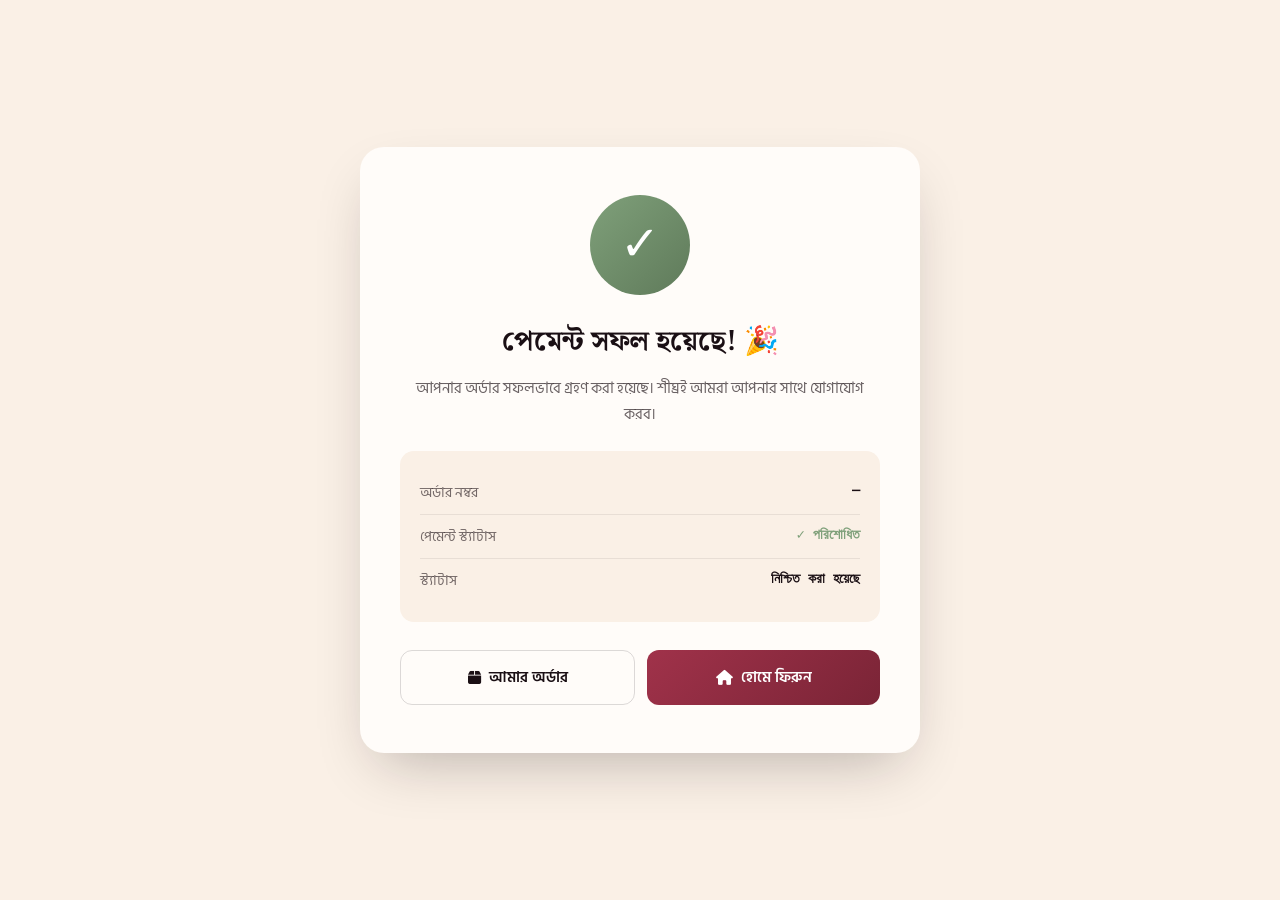
<file: frontend/checkout_success.html>
<!-- frontend/checkout_success.html -->

<!DOCTYPE html>
<html lang="bn">
<head>
    <meta charset="UTF-8">
    <meta name="viewport" content="width=device-width, initial-scale=1.0">
    <title>পেমেন্ট সফল — সুবাস বেকারি</title>
    <link href="https://fonts.googleapis.com/css2?family=Noto+Serif+Bengali:wght@600;700&family=Hind+Siliguri:wght@400;500;600&family=JetBrains+Mono:wght@400;600&display=swap" rel="stylesheet">
    <link rel="stylesheet" href="https://cdnjs.cloudflare.com/ajax/libs/font-awesome/6.5.0/css/all.min.css">
    <style>
        * { margin: 0; padding: 0; box-sizing: border-box; }
        body {
            font-family: 'Hind Siliguri', sans-serif;
            background: #faf0e6;
            min-height: 100vh;
            display: flex;
            align-items: center;
            justify-content: center;
            padding: 20px;
        }
        .success-card {
            background: #fffcf9;
            border-radius: 24px;
            padding: 48px 40px;
            max-width: 560px;
            width: 100%;
            text-align: center;
            box-shadow: 0 24px 60px -20px rgba(26,15,20,0.3);
        }
        .success-icon {
            width: 100px;
            height: 100px;
            border-radius: 50%;
            background: linear-gradient(135deg, #7fa07a, #5f7a5a);
            display: flex;
            align-items: center;
            justify-content: center;
            margin: 0 auto 24px;
            font-size: 48px;
            color: #fff;
            animation: pop 0.5s ease;
        }
        @keyframes pop {
            0% { transform: scale(0); }
            50% { transform: scale(1.1); }
            100% { transform: scale(1); }
        }
        h1 {
            font-family: 'Noto Serif Bengali', serif;
            font-size: 28px;
            color: #1a0f14;
            margin-bottom: 12px;
        }
        p {
            color: rgba(26,15,20,0.65);
            font-size: 15px;
            margin-bottom: 24px;
            line-height: 1.7;
        }
        .order-details {
            background: #faf0e6;
            border-radius: 14px;
            padding: 20px;
            margin: 24px 0;
            text-align: left;
        }
        .detail-row {
            display: flex;
            justify-content: space-between;
            padding: 10px 0;
            font-size: 14px;
            border-bottom: 1px solid rgba(26,15,20,0.08);
        }
        .detail-row:last-child { border-bottom: none; }
        .detail-row span:first-child { color: rgba(26,15,20,0.6); }
        .detail-row span:last-child {
            font-weight: 600;
            font-family: 'JetBrains Mono', monospace;
            color: #1a0f14;
        }
        .btn-group {
            display: flex;
            gap: 12px;
            margin-top: 28px;
        }
        .btn {
            flex: 1;
            padding: 14px 24px;
            border-radius: 12px;
            font-size: 15px;
            font-weight: 600;
            font-family: inherit;
            text-decoration: none;
            display: flex;
            align-items: center;
            justify-content: center;
            gap: 8px;
            transition: all 0.2s;
            cursor: pointer;
            border: none;
        }
        .btn-primary {
            background: linear-gradient(135deg, #a0324a, #7a2436);
            color: #fff;
        }
        .btn-primary:hover {
            transform: translateY(-2px);
            box-shadow: 0 12px 28px rgba(160,50,74,0.35);
        }
        .btn-outline {
            background: transparent;
            color: #1a0f14;
            border: 1.5px solid rgba(26,15,20,0.15);
        }
        .btn-outline:hover {
            background: #faf0e6;
        }
        @media (max-width: 480px) {
            .success-card { padding: 32px 24px; }
            .btn-group { flex-direction: column; }
        }
    </style>
</head>
<body>

    <div class="success-card">
        <div class="success-icon">✓</div>
        <h1>পেমেন্ট সফল হয়েছে! 🎉</h1>
        <p>আপনার অর্ডার সফলভাবে গ্রহণ করা হয়েছে। শীঘ্রই আমরা আপনার সাথে যোগাযোগ করব।</p>

        <div class="order-details">
            <div class="detail-row">
                <span>অর্ডার নম্বর</span>
                <span id="orderNumber">—</span>
            </div>
            <div class="detail-row">
                <span>পেমেন্ট স্ট্যাটাস</span>
                <span style="color:#7fa07a;">✓ পরিশোধিত</span>
            </div>
            <div class="detail-row">
                <span>স্ট্যাটাস</span>
                <span>নিশ্চিত করা হয়েছে</span>
            </div>
        </div>

        <div class="btn-group">
            <a href="/orders/" class="btn btn-outline">
                <i class="fas fa-box"></i> আমার অর্ডার
            </a>
            <a href="/home/" class="btn btn-primary">
                <i class="fas fa-home"></i> হোমে ফিরুন
            </a>
        </div>
    </div>

    <script>
        // ✅ URL থেকে order number নিন
        const params = new URLSearchParams(window.location.search);
        const orderNumber = params.get('order');
        if (orderNumber) {
            document.getElementById('orderNumber').textContent = orderNumber;
        }
    </script>

</body>
</html>
</file>
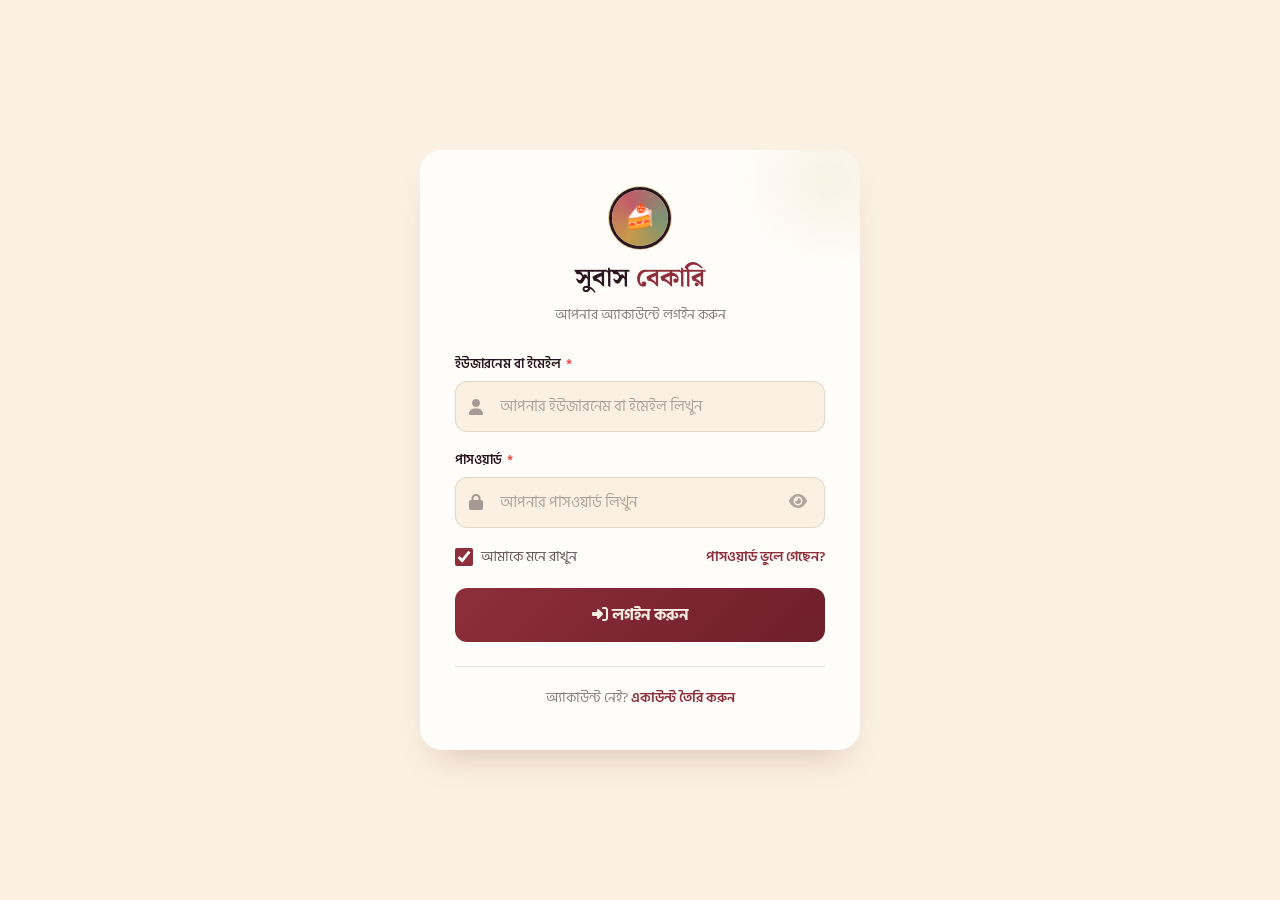
<file: frontend/login.html>
<!-- templates/auth/login.html -->

<!DOCTYPE html>
<html lang="bn">
<head>
    <meta charset="UTF-8">
    <meta name="viewport" content="width=device-width, initial-scale=1.0">
    <title>লগইন — সুবাস বেকারি</title>
    <link rel="preconnect" href="https://fonts.googleapis.com">
    <link rel="preconnect" href="https://fonts.gstatic.com" crossorigin>
    <link href="https://fonts.googleapis.com/css2?family=Noto+Serif+Bengali:wght@500;600;700&family=Hind+Siliguri:wght@400;500;600;700&family=JetBrains+Mono:wght@400;500;600&display=swap" rel="stylesheet">
    <link rel="stylesheet" href="https://cdnjs.cloudflare.com/ajax/libs/font-awesome/6.5.0/css/all.min.css">
    <style>
        /* ============================================
           RESET & BASE
        ============================================ */
        :root {
            --bg-dark: #2A1620;
            --bg-dark-2: #3B1E2A;
            --bg-cream: #FAF1E2;
            --surface: #FFFDF9;
            --berry: #8E2E3B;
            --berry-deep: #6E1F2A;
            --berry-light: #C15C68;
            --gold: #C79A4B;
            --gold-deep: #A9812F;
            --gold-soft: #EAD3A0;
            --pistachio: #7C9473;
            --text-dark: #2A1620;
            --text-light: #F8EEDF;
            --line: rgba(42, 22, 32, 0.12);
            --line-light: rgba(248, 238, 223, 0.16);
            --shadow: 0 18px 40px -20px rgba(42, 22, 32, 0.35);
            --shadow-warm: 0 20px 36px -18px rgba(142, 46, 59, 0.28);
            --radius-card: 22px;
            --transition: all 0.3s cubic-bezier(0.4, 0, 0.2, 1);
        }

        * {
            margin: 0;
            padding: 0;
            box-sizing: border-box;
        }

        body {
            font-family: 'Hind Siliguri', 'Noto Sans Bengali', sans-serif;
            background: var(--bg-cream);
            color: var(--text-dark);
            min-height: 100vh;
            display: flex;
            justify-content: center;
            align-items: center;
            padding: 20px;
            line-height: 1.6;
        }

        h1, h2, h3 {
            font-family: 'Noto Serif Bengali', serif;
            font-weight: 600;
            margin: 0;
        }

        a {
            color: inherit;
            text-decoration: none;
        }

        button {
            font-family: inherit;
            cursor: pointer;
            border: none;
            background: none;
        }

        /* ============================================
           AUTH CONTAINER
        ============================================ */
        .auth-container {
            max-width: 440px;
            width: 100%;
            background: var(--surface);
            border-radius: var(--radius-card);
            padding: 40px 35px;
            box-shadow: var(--shadow-warm);
            position: relative;
            overflow: hidden;
        }

        .auth-container::before {
            content: "";
            position: absolute;
            top: -60px;
            right: -60px;
            width: 180px;
            height: 180px;
            border-radius: 50%;
            background: radial-gradient(circle, rgba(199, 154, 75, 0.12), transparent 70%);
            pointer-events: none;
        }

        .auth-container .scallop-top {
            position: relative;
        }
        .auth-container .scallop-top::before {
            content: "";
            position: absolute;
            top: -11px;
            left: 0;
            right: 0;
            height: 22px;
            background: radial-gradient(circle at 11px 11px, transparent 10.5px, var(--surface) 11px);
            background-size: 22px 22px;
            background-repeat: repeat-x;
        }

        /* ============================================
           LOGO
        ============================================ */
        .auth-logo {
            text-align: center;
            margin-bottom: 28px;
        }

        .auth-logo .brand-mark {
            width: 56px;
            height: 56px;
            border-radius: 50%;
            background: conic-gradient(from 210deg, var(--gold), var(--berry-light), var(--pistachio), var(--gold));
            display: inline-flex;
            align-items: center;
            justify-content: center;
            box-shadow: 0 0 0 3px var(--bg-dark), 0 0 0 4px var(--gold-soft);
            font-size: 24px;
            margin-bottom: 12px;
        }

        .auth-logo h1 {
            font-size: 26px;
            font-weight: 700;
            color: var(--bg-dark);
        }

        .auth-logo h1 span {
            color: var(--berry);
        }

        .auth-logo p {
            color: rgba(42, 22, 32, 0.55);
            font-size: 14px;
            margin-top: 4px;
        }

        /* ============================================
           ALERT
        ============================================ */
        .alert {
            padding: 12px 16px;
            border-radius: 12px;
            font-size: 14px;
            font-weight: 500;
            margin-bottom: 18px;
            display: none;
        }

        .alert.error {
            background: #fef2f2;
            color: #dc2626;
            border: 1px solid #fecaca;
            display: block;
        }

        .alert.success {
            background: #f0fdf4;
            color: #16a34a;
            border: 1px solid #bbf7d0;
            display: block;
        }

        .alert.info {
            background: #eff6ff;
            color: #2563eb;
            border: 1px solid #bfdbfe;
            display: block;
        }

        /* ============================================
           FORM
        ============================================ */
        .form-group {
            margin-bottom: 18px;
        }

        .form-group label {
            display: block;
            font-size: 13px;
            font-weight: 600;
            color: var(--text-dark);
            margin-bottom: 6px;
        }

        .form-group label .required {
            color: #ef4444;
            margin-left: 2px;
        }

        .form-group .input-wrapper {
            position: relative;
        }

        .form-group .input-wrapper .input-icon {
            position: absolute;
            left: 14px;
            top: 50%;
            transform: translateY(-50%);
            color: rgba(42, 22, 32, 0.4);
            font-size: 16px;
            transition: var(--transition);
        }

        .form-group .input-wrapper input {
            width: 100%;
            padding: 12px 16px 12px 44px;
            border: 1.5px solid var(--line);
            border-radius: 12px;
            font-size: 15px;
            font-family: inherit;
            color: var(--text-dark);
            background: var(--bg-cream);
            transition: var(--transition);
            outline: none;
        }

        .form-group .input-wrapper input:focus {
            border-color: var(--berry);
            background: var(--surface);
            box-shadow: 0 0 0 4px rgba(142, 46, 59, 0.08);
        }

        .form-group .input-wrapper input:focus+.input-icon {
            color: var(--berry);
        }

        .form-group .input-wrapper input::placeholder {
            color: rgba(42, 22, 32, 0.35);
        }

        .form-group .input-wrapper .toggle-password {
            position: absolute;
            right: 14px;
            top: 50%;
            transform: translateY(-50%);
            background: none;
            border: none;
            color: rgba(42, 22, 32, 0.35);
            cursor: pointer;
            font-size: 16px;
            padding: 4px;
            transition: var(--transition);
        }

        .form-group .input-wrapper .toggle-password:hover {
            color: var(--text-dark);
        }

        .form-group .error-text {
            display: none;
            color: #dc2626;
            font-size: 13px;
            font-weight: 500;
            margin-top: 6px;
            padding-left: 4px;
        }

        .form-group .error-text.show {
            display: block;
        }

        .form-group input.is-invalid {
            border-color: #dc2626 !important;
            background: #fef2f2 !important;
            box-shadow: 0 0 0 4px rgba(220, 38, 38, 0.08) !important;
        }

        .form-group input.is-valid {
            border-color: var(--pistachio) !important;
            background: #f0fdf4 !important;
            box-shadow: 0 0 0 4px rgba(34, 197, 94, 0.08) !important;
        }

        /* ============================================
           OPTIONS
        ============================================ */
        .form-options {
            display: flex;
            justify-content: space-between;
            align-items: center;
            margin: 16px 0 20px;
        }

        .form-options .remember {
            display: flex;
            align-items: center;
            gap: 8px;
            font-size: 14px;
            color: rgba(42, 22, 32, 0.7);
            cursor: pointer;
        }

        .form-options .remember input[type="checkbox"] {
            width: 18px;
            height: 18px;
            accent-color: var(--berry);
            cursor: pointer;
        }

        .form-options .forgot-link {
            color: var(--berry);
            font-size: 14px;
            font-weight: 600;
            transition: var(--transition);
        }

        .form-options .forgot-link:hover {
            color: var(--berry-deep);
            text-decoration: underline;
        }

        /* ============================================
           BUTTON
        ============================================ */
        .btn-submit {
            width: 100%;
            padding: 14px;
            background: linear-gradient(135deg, var(--berry) 0%, var(--berry-deep) 100%);
            color: var(--text-light);
            border: none;
            border-radius: 12px;
            font-size: 16px;
            font-weight: 700;
            cursor: pointer;
            transition: var(--transition);
            display: flex;
            align-items: center;
            justify-content: center;
            gap: 8px;
            font-family: inherit;
        }

        .btn-submit:hover {
            transform: translateY(-2px);
            box-shadow: 0 12px 28px rgba(142, 46, 59, 0.35);
        }

        .btn-submit:disabled {
            opacity: 0.7;
            cursor: not-allowed;
            transform: none !important;
            box-shadow: none !important;
        }

        .btn-submit .spinner {
            display: none;
            width: 20px;
            height: 20px;
            border: 2px solid rgba(255, 255, 255, 0.3);
            border-top-color: #ffffff;
            border-radius: 50%;
            animation: spin 0.8s linear infinite;
        }

        .btn-submit.loading .spinner {
            display: inline-block;
        }

        .btn-submit.loading .btn-text {
            display: none;
        }

        @keyframes spin {
            to { transform: rotate(360deg); }
        }

        /* ============================================
           FOOTER
        ============================================ */
        .auth-footer {
            text-align: center;
            margin-top: 24px;
            padding-top: 20px;
            border-top: 1px solid var(--line);
        }

        .auth-footer p {
            color: rgba(42, 22, 32, 0.55);
            font-size: 14px;
        }

        .auth-footer a {
            color: var(--berry);
            font-weight: 600;
            transition: var(--transition);
        }

        .auth-footer a:hover {
            color: var(--berry-deep);
            text-decoration: underline;
        }

        /* ============================================
           DIVIDER WITH "OR"
        ============================================ */
        .divider {
            display: flex;
            align-items: center;
            gap: 16px;
            margin: 20px 0;
            color: rgba(42, 22, 32, 0.3);
            font-size: 13px;
        }

        .divider::before,
        .divider::after {
            content: "";
            flex: 1;
            height: 1px;
            background: var(--line);
        }

        /* ============================================
           SOCIAL BUTTONS
        ============================================ */
        .social-buttons {
            display: grid;
            grid-template-columns: 1fr 1fr;
            gap: 10px;
        }

        .btn-social {
            display: flex;
            align-items: center;
            justify-content: center;
            gap: 10px;
            padding: 11px;
            border-radius: 12px;
            border: 1px solid var(--line);
            background: var(--surface);
            font-size: 14px;
            font-weight: 500;
            transition: var(--transition);
            color: var(--text-dark);
        }

        .btn-social:hover {
            border-color: var(--berry);
            background: var(--bg-cream);
            transform: translateY(-1px);
        }

        .btn-social i {
            font-size: 18px;
        }

        .btn-social.google i {
            color: #ea4335;
        }

        .btn-social.facebook i {
            color: #1877f2;
        }

        /* ============================================
           RESPONSIVE
        ============================================ */
        @media (max-width: 480px) {
            .auth-container {
                padding: 28px 20px;
            }
            .auth-logo h1 {
                font-size: 22px;
            }
            .form-options {
                flex-direction: column;
                gap: 12px;
                align-items: flex-start;
            }
            .btn-submit {
                font-size: 15px;
                padding: 12px;
            }
            .social-buttons {
                grid-template-columns: 1fr;
            }
        }
    </style>
</head>
<body>

    <div class="auth-container scallop-top">

        <!-- Logo -->
        <div class="auth-logo">
            <div class="brand-mark">🍰</div>
            <h1>সুবাস <span>বেকারি</span></h1>
            <p>আপনার অ্যাকাউন্টে লগইন করুন</p>
        </div>

        <!-- Alert -->
        <div id="alert" class="alert"></div>

        <!-- Login Form -->
        <form id="loginForm" novalidate>

            <!-- Username / Email -->
            <div class="form-group">
                <label>ইউজারনেম বা ইমেইল <span class="required">*</span></label>
                <div class="input-wrapper">
                    <i class="fas fa-user input-icon"></i>
                    <input type="text" id="username" placeholder="আপনার ইউজারনেম বা ইমেইল লিখুন" autocomplete="username">
                </div>
                <div class="error-text" id="usernameError"></div>
            </div>

            <!-- Password -->
            <div class="form-group">
                <label>পাসওয়ার্ড <span class="required">*</span></label>
                <div class="input-wrapper">
                    <i class="fas fa-lock input-icon"></i>
                    <input type="password" id="password" placeholder="আপনার পাসওয়ার্ড লিখুন" autocomplete="current-password">
                    <button type="button" class="toggle-password" onclick="togglePassword()">
                        <i class="fas fa-eye"></i>
                    </button>
                </div>
                <div class="error-text" id="passwordError"></div>
            </div>

            <!-- Options -->
            <div class="form-options">
                <label class="remember">
                    <input type="checkbox" id="remember" checked>
                    <span>আমাকে মনে রাখুন</span>
                </label>
                <a href="/forgot-password/" class="forgot-link">পাসওয়ার্ড ভুলে গেছেন?</a>
            </div>

            <!-- Submit -->
            <button type="submit" class="btn-submit" id="submitBtn">
                <span class="spinner"></span>
                <span class="btn-text"><i class="fas fa-sign-in-alt"></i> লগইন করুন</span>
            </button>

        </form>

        <!-- Footer -->
        <div class="auth-footer">
            <p>অ্যাকাউন্ট নেই? <a href="/register/">একাউন্ট তৈরি করুন</a></p>
        </div>

    </div>

    <script>
        // ============================================
        // DOM Elements
        // ============================================
        const form = document.getElementById('loginForm');
        const username = document.getElementById('username');
        const password = document.getElementById('password');
        const remember = document.getElementById('remember');
        const submitBtn = document.getElementById('submitBtn');
        const alertEl = document.getElementById('alert');

        const usernameError = document.getElementById('usernameError');
        const passwordError = document.getElementById('passwordError');

        // ============================================
        // Toggle Password Visibility
        // ============================================
        function togglePassword() {
            const type = password.getAttribute('type') === 'password' ? 'text' : 'password';
            password.setAttribute('type', type);
            const icon = document.querySelector('.toggle-password i');
            icon.classList.toggle('fa-eye');
            icon.classList.toggle('fa-eye-slash');
        }

        // ============================================
        // Show Alert
        // ============================================
        function showAlert(message, type = 'error') {
            alertEl.textContent = message;
            alertEl.className = `alert ${type}`;
            alertEl.style.display = 'block';
            setTimeout(() => { alertEl.style.display = 'none'; }, 5000);
        }

        // ============================================
        // Clear Errors
        // ============================================
        function clearErrors() {
            document.querySelectorAll('.form-group input').forEach(input => {
                input.classList.remove('is-invalid', 'is-valid');
            });
            document.querySelectorAll('.error-text').forEach(el => {
                el.textContent = '';
                el.classList.remove('show');
            });
            alertEl.style.display = 'none';
        }

        // ============================================
        // Set Field Error
        // ============================================
        function setFieldError(field, errorEl, message) {
            field.classList.add('is-invalid');
            errorEl.textContent = message;
            errorEl.classList.add('show');
        }

        // ============================================
        // Validate Form
        // ============================================
        function validateForm() {
            let isValid = true;
            clearErrors();

            // Username
            if (!username.value.trim()) {
                setFieldError(username, usernameError, 'ইউজারনেম বা ইমেইল প্রয়োজন');
                isValid = false;
            } else if (username.value.trim().length < 3) {
                setFieldError(username, usernameError, 'ইউজারনেম কমপক্ষে ৩ অক্ষর হতে হবে');
                isValid = false;
            } else {
                username.classList.add('is-valid');
            }

            // Password
            if (!password.value.trim()) {
                setFieldError(password, passwordError, 'পাসওয়ার্ড প্রয়োজন');
                isValid = false;
            } else if (password.value.trim().length < 6) {
                setFieldError(password, passwordError, 'পাসওয়ার্ড কমপক্ষে ৬ অক্ষর হতে হবে');
                isValid = false;
            } else {
                password.classList.add('is-valid');
            }

            return isValid;
        }

        // ============================================
        // Get CSRF Token
        // ============================================
        function getCookie(name) {
            let value = null;
            if (document.cookie && document.cookie !== '') {
                document.cookie.split(';').forEach(c => {
                    const trimmed = c.trim();
                    if (trimmed.startsWith(name + '=')) {
                        value = decodeURIComponent(trimmed.substring(name.length + 1));
                    }
                });
            }
            return value;
        }

        // ============================================
        // Handle Login
        // ============================================
        async function handleLogin(e) {
            e.preventDefault();

            if (!validateForm()) return;

            submitBtn.disabled = true;
            submitBtn.classList.add('loading');

            try {
                const response = await fetch('/api/auth/login/', {
                    method: 'POST',
                    headers: {
                        'Content-Type': 'application/json',
                        'X-CSRFToken': getCookie('csrftoken'),
                    },
                    body: JSON.stringify({
                        username: username.value.trim(),
                        password: password.value.trim(),
                    }),
                });

                const data = await response.json();

                if (data.success) {
                    localStorage.setItem('access_token', data.data.access);
                    localStorage.setItem('refresh_token', data.data.refresh);
                    localStorage.setItem('user', JSON.stringify({
                        id: data.data.user_id,
                        username: data.data.username,
                        email: data.data.email,
                        full_name: data.data.full_name,
                        is_email_verified: data.data.is_email_verified,
                    }));

                    showAlert('লগইন সফল! রিডাইরেক্ট হচ্ছে...', 'success');
                    setTimeout(() => { window.location.href = '/home/'; }, 1000);
                } else {
                    if (data.errors) {
                        if (data.errors.username) setFieldError(username, usernameError, data.errors.username);
                        if (data.errors.password) setFieldError(password, passwordError, data.errors.password);
                        if (data.errors.non_field_errors) showAlert(data.errors.non_field_errors.join(', '), 'error');
                    } else {
                        showAlert(data.message || 'লগইন ব্যর্থ হয়েছে। আবার চেষ্টা করুন।', 'error');
                    }
                }
            } catch (error) {
                console.error('Login error:', error);
                showAlert('নেটওয়ার্ক সমস্যা। আপনার সংযোগ চেক করুন।', 'error');
            } finally {
                submitBtn.disabled = false;
                submitBtn.classList.remove('loading');
            }
        }

        // ============================================
        // Check if already logged in
        // ============================================
        function checkAuth() {
            const token = localStorage.getItem('access_token');
            if (token) {
                window.location.href = '/';
            }
        }

        // ============================================
        // Event Listeners
        // ============================================
        form.addEventListener('submit', handleLogin);

        username.addEventListener('input', function() {
            if (this.value.trim()) {
                this.classList.remove('is-invalid');
                this.classList.add('is-valid');
                usernameError.classList.remove('show');
                usernameError.textContent = '';
            }
        });

        password.addEventListener('input', function() {
            if (this.value.trim()) {
                this.classList.remove('is-invalid');
                this.classList.add('is-valid');
                passwordError.classList.remove('show');
                passwordError.textContent = '';
            }
        });

        // ============================================
        // Init
        // ============================================
        document.addEventListener('DOMContentLoaded', checkAuth);
    </script>

</body>
</html>
</file>
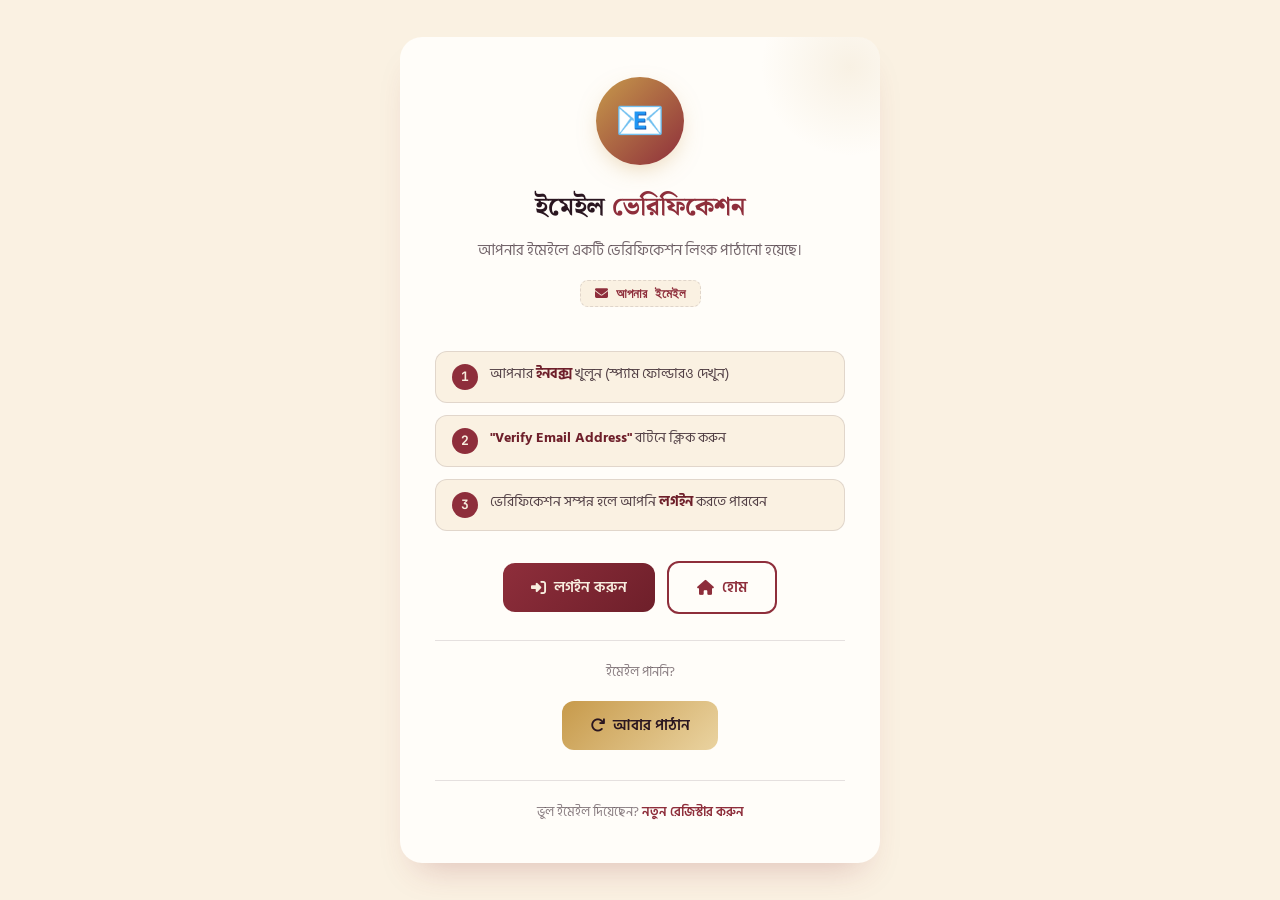
<file: frontend/redirect_verify.html>
<!-- frontend/verify-email.html -->

<!DOCTYPE html>
<html lang="bn">
<head>
    <meta charset="UTF-8">
    <meta name="viewport" content="width=device-width, initial-scale=1.0">
    <title>ইমেইল ভেরিফিকেশন — সুবাস বেকারি</title>
    <link rel="preconnect" href="https://fonts.googleapis.com">
    <link rel="preconnect" href="https://fonts.gstatic.com" crossorigin>
    <link href="https://fonts.googleapis.com/css2?family=Noto+Serif+Bengali:wght@500;600;700&family=Hind+Siliguri:wght@400;500;600;700&family=JetBrains+Mono:wght@400;500;600&display=swap" rel="stylesheet">
    <link rel="stylesheet" href="https://cdnjs.cloudflare.com/ajax/libs/font-awesome/6.5.0/css/all.min.css">
    <style>
        :root {
            --bg-dark: #2A1620;
            --bg-cream: #FAF1E2;
            --surface: #FFFDF9;
            --berry: #8E2E3B;
            --berry-deep: #6E1F2A;
            --gold: #C79A4B;
            --gold-soft: #EAD3A0;
            --pistachio: #7C9473;
            --text-dark: #2A1620;
            --text-light: #F8EEDF;
            --line: rgba(42, 22, 32, 0.12);
            --shadow-warm: 0 20px 36px -18px rgba(142, 46, 59, 0.28);
        }

        * { margin: 0; padding: 0; box-sizing: border-box; }

        body {
            font-family: 'Hind Siliguri', sans-serif;
            background: var(--bg-cream);
            color: var(--text-dark);
            min-height: 100vh;
            display: flex;
            justify-content: center;
            align-items: center;
            padding: 20px;
        }

        .verify-container {
            max-width: 480px;
            width: 100%;
            background: var(--surface);
            border-radius: 22px;
            padding: 40px 35px;
            box-shadow: var(--shadow-warm);
            text-align: center;
            position: relative;
            overflow: hidden;
        }

        .verify-container::before {
            content: "";
            position: absolute;
            top: -60px;
            right: -60px;
            width: 180px;
            height: 180px;
            border-radius: 50%;
            background: radial-gradient(circle, rgba(199, 154, 75, 0.12), transparent 70%);
            pointer-events: none;
        }

        .verify-icon {
            width: 88px;
            height: 88px;
            border-radius: 50%;
            background: linear-gradient(135deg, var(--gold), var(--berry));
            display: inline-flex;
            align-items: center;
            justify-content: center;
            font-size: 40px;
            margin-bottom: 22px;
            box-shadow: 0 8px 24px -8px rgba(199, 154, 75, 0.5);
            animation: pulse 2s ease-in-out infinite;
        }

        @keyframes pulse {
            0%, 100% { transform: scale(1); box-shadow: 0 8px 24px -8px rgba(199, 154, 75, 0.5); }
            50% { transform: scale(1.05); box-shadow: 0 12px 32px -8px rgba(199, 154, 75, 0.7); }
        }

        h1 {
            font-family: 'Noto Serif Bengali', serif;
            font-size: 26px;
            font-weight: 700;
            color: var(--bg-dark);
            margin-bottom: 10px;
        }

        h1 span { color: var(--berry); }

        .subtitle {
            color: rgba(42, 22, 32, 0.65);
            font-size: 15px;
            line-height: 1.7;
            margin-bottom: 8px;
        }

        .email-highlight {
            display: inline-block;
            background: var(--bg-cream);
            border: 1px dashed var(--line);
            border-radius: 8px;
            padding: 4px 14px;
            font-family: 'JetBrains Mono', monospace;
            font-size: 13px;
            color: var(--berry);
            font-weight: 600;
            margin: 8px 0 20px;
            word-break: break-all;
        }

        /* Steps */
        .steps {
            display: flex;
            flex-direction: column;
            gap: 12px;
            margin: 24px 0;
            text-align: left;
        }

        .step-item {
            display: flex;
            align-items: flex-start;
            gap: 12px;
            padding: 12px 16px;
            background: var(--bg-cream);
            border-radius: 12px;
            border: 1px solid var(--line);
        }

        .step-number {
            width: 26px;
            height: 26px;
            border-radius: 50%;
            background: var(--berry);
            color: var(--text-light);
            display: flex;
            align-items: center;
            justify-content: center;
            font-size: 13px;
            font-weight: 700;
            flex-shrink: 0;
            font-family: 'JetBrains Mono', monospace;
        }

        .step-text {
            font-size: 13.5px;
            color: rgba(42, 22, 32, 0.8);
            line-height: 1.5;
        }

        .step-text strong {
            color: var(--berry-deep);
        }

        /* Loading Spinner */
        .spinner {
            width: 40px;
            height: 40px;
            border: 4px solid rgba(142, 46, 59, 0.15);
            border-top-color: var(--berry);
            border-radius: 50%;
            animation: spin 0.8s linear infinite;
            margin: 16px auto;
        }

        @keyframes spin {
            to { transform: rotate(360deg); }
        }

        /* Buttons */
        .btn {
            display: inline-flex;
            align-items: center;
            justify-content: center;
            gap: 8px;
            padding: 12px 28px;
            border-radius: 12px;
            font-size: 15px;
            font-weight: 600;
            border: none;
            cursor: pointer;
            transition: all 0.3s ease;
            text-decoration: none;
            margin: 6px 4px;
            font-family: inherit;
        }

        .btn-primary {
            background: linear-gradient(135deg, var(--berry), var(--berry-deep));
            color: var(--text-light);
        }

        .btn-primary:hover {
            transform: translateY(-2px);
            box-shadow: 0 12px 28px rgba(142, 46, 59, 0.35);
        }

        .btn-outline {
            background: transparent;
            color: var(--berry);
            border: 2px solid var(--berry);
        }

        .btn-outline:hover {
            background: var(--berry);
            color: var(--text-light);
        }

        .btn-gold {
            background: linear-gradient(135deg, var(--gold), var(--gold-soft));
            color: var(--bg-dark);
        }

        .btn-gold:hover {
            transform: translateY(-2px);
            box-shadow: 0 12px 28px rgba(199, 154, 75, 0.35);
        }

        .btn:disabled {
            opacity: 0.6;
            cursor: not-allowed;
            transform: none !important;
            box-shadow: none !important;
        }

        /* Status Box */
        .status-box {
            padding: 14px 18px;
            border-radius: 12px;
            margin: 16px 0;
            font-weight: 500;
            display: none;
            font-size: 14px;
            line-height: 1.5;
        }

        .status-box.success {
            background: #f0fdf4;
            color: #16a34a;
            border: 1px solid #bbf7d0;
            display: block;
        }

        .status-box.error {
            background: #fef2f2;
            color: #dc2626;
            border: 1px solid #fecaca;
            display: block;
        }

        .status-box.info {
            background: #eff6ff;
            color: #2563eb;
            border: 1px solid #bfdbfe;
            display: block;
        }

        /* Resend Section */
        .resend-section {
            margin-top: 20px;
            padding-top: 20px;
            border-top: 1px solid var(--line);
        }

        .resend-section p {
            font-size: 13px;
            color: rgba(42, 22, 32, 0.55);
            margin-bottom: 12px;
        }

        /* Footer */
        .verify-footer {
            margin-top: 24px;
            padding-top: 20px;
            border-top: 1px solid var(--line);
            font-size: 13px;
            color: rgba(42, 22, 32, 0.55);
        }

        .verify-footer a {
            color: var(--berry);
            font-weight: 600;
            text-decoration: none;
        }

        .verify-footer a:hover {
            text-decoration: underline;
        }

        /* Success State */
        .success-icon {
            background: linear-gradient(135deg, #22c55e, #16a34a) !important;
        }

        .error-icon {
            background: linear-gradient(135deg, #ef4444, #dc2626) !important;
        }

        /* Timer */
        .timer {
            font-family: 'JetBrains Mono', monospace;
            font-size: 12px;
            color: rgba(42, 22, 32, 0.5);
            margin-top: 8px;
        }

        @media (max-width: 480px) {
            .verify-container { padding: 28px 20px; }
            h1 { font-size: 22px; }
            .verify-icon { width: 72px; height: 72px; font-size: 32px; }
            .btn { padding: 10px 20px; font-size: 14px; }
        }
    </style>
</head>
<body>

    <div class="verify-container">

        <!-- Icon -->
        <div class="verify-icon" id="icon">📧</div>

        <!-- Title -->
        <h1 id="title">ইমেইল <span>ভেরিফিকেশন</span></h1>

        <!-- Message -->
        <p class="subtitle" id="subtitle">
            আপনার ইমেইলে একটি ভেরিফিকেশন লিংক পাঠানো হয়েছে।
        </p>

        <!-- Email Highlight -->
        <div class="email-highlight" id="emailHighlight">
            <i class="fas fa-envelope"></i>
            <span id="emailText">your-email@example.com</span>
        </div>

        <!-- Steps -->
        <div class="steps" id="steps">
            <div class="step-item">
                <div class="step-number">1</div>
                <div class="step-text">আপনার <strong>ইনবক্স</strong> খুলুন (স্প্যাম ফোল্ডারও দেখুন)</div>
            </div>
            <div class="step-item">
                <div class="step-number">2</div>
                <div class="step-text"><strong>"Verify Email Address"</strong> বাটনে ক্লিক করুন</div>
            </div>
            <div class="step-item">
                <div class="step-number">3</div>
                <div class="step-text">ভেরিফিকেশন সম্পন্ন হলে আপনি <strong>লগইন</strong> করতে পারবেন</div>
            </div>
        </div>

        <!-- Loading Spinner -->
        <div class="spinner" id="spinner" style="display:none;"></div>

        <!-- Status Box -->
        <div class="status-box" id="statusBox"></div>

        <!-- Actions -->
        <div id="actions" style="margin-top:20px;">
            <a href="/login/" class="btn btn-primary">
                <i class="fas fa-sign-in-alt"></i> লগইন করুন
            </a>
            <a href="/home/" class="btn btn-outline">
                <i class="fas fa-home"></i> হোম
            </a>
        </div>

        <!-- Resend Section -->
        <div class="resend-section" id="resendSection">
            <p>ইমেইল পাননি?</p>
            <button class="btn btn-gold" id="resendBtn" onclick="resendVerification()">
                <i class="fas fa-redo"></i> আবার পাঠান
            </button>
            <div class="timer" id="timer"></div>
        </div>

        <!-- Footer -->
        <div class="verify-footer">
            <p>ভুল ইমেইল দিয়েছেন? <a href="/register/">নতুন রেজিস্টার করুন</a></p>
        </div>

    </div>

    <script>
        // ============================================
        // Config
        // ============================================
        const API_BASE = '';

        // ============================================
        // Get Data from URL / localStorage
        // ============================================
        const urlParams = new URLSearchParams(window.location.search);
        const urlEmail = urlParams.get('email');
        const urlToken = urlParams.get('token');

        // Check localStorage for last registered email
        const storedEmail = localStorage.getItem('pending_email');
        const email = urlEmail || storedEmail || 'your-email@example.com';

        // ============================================
        // Elements
        // ============================================
        const els = {
            icon: document.getElementById('icon'),
            title: document.getElementById('title'),
            subtitle: document.getElementById('subtitle'),
            emailText: document.getElementById('emailText'),
            emailHighlight: document.getElementById('emailHighlight'),
            steps: document.getElementById('steps'),
            spinner: document.getElementById('spinner'),
            statusBox: document.getElementById('statusBox'),
            actions: document.getElementById('actions'),
            resendSection: document.getElementById('resendSection'),
            resendBtn: document.getElementById('resendBtn'),
            timer: document.getElementById('timer'),
        };

        // ============================================
        // Show Email
        // ============================================
        if (email && email !== 'your-email@example.com') {
            els.emailText.textContent = email;
        } else {
            els.emailText.textContent = 'আপনার ইমেইল';
        }

        // ============================================
        // Auto Verify if Token Present (from email link)
        // ============================================
        if (urlToken) {
            autoVerify(urlToken);
        }

        // ============================================
        // Auto Verify Function
        // ============================================
        async function autoVerify(token) {
            els.spinner.style.display = 'block';
            els.steps.style.display = 'none';
            els.subtitle.textContent = 'আপনার ইমেইল ভেরিফাই করা হচ্ছে...';

            try {
                const response = await fetch('/api/auth/verify-email/', {
                    method: 'POST',
                    headers: { 'Content-Type': 'application/json' },
                    body: JSON.stringify({ token: token })
                });

                const data = await response.json();

                if (response.ok && data.success) {
                    showSuccess(data);
                } else {
                    showError(data.message || 'ভেরিফিকেশন ব্যর্থ হয়েছে');
                }
            } catch (error) {
                console.error('Verify error:', error);
                showError('সার্ভারে সংযোগ করা যাচ্ছে না');
            }
        }

        // ============================================
        // Show Success
        // ============================================
        function showSuccess(data) {
            els.spinner.style.display = 'none';
            els.icon.textContent = '✅';
            els.icon.classList.add('success-icon');
            els.title.innerHTML = 'ইমেইল <span style="color:#16a34a;">ভেরিফাইড!</span>';
            els.subtitle.textContent = data.message || 'আপনার ইমেইল সফলভাবে ভেরিফাই করা হয়েছে।';
            els.steps.style.display = 'none';
            els.resendSection.style.display = 'none';
            els.emailHighlight.style.display = 'none';

            els.statusBox.className = 'status-box success';
            els.statusBox.innerHTML = `
                <i class="fas fa-check-circle"></i> 
                স্বাগতম! আপনার অ্যাকাউন্ট সক্রিয় হয়েছে।
            `;

            els.actions.innerHTML = `
                <a href="/login/" class="btn btn-primary">
                    <i class="fas fa-sign-in-alt"></i> লগইন করুন
                </a>
                <a href="/home/" class="btn btn-gold">
                    <i class="fas fa-shopping-bag"></i> শপিং শুরু করুন
                </a>
            `;

            // Clear pending email
            localStorage.removeItem('pending_email');

            // Auto redirect to login after 5 seconds
            let countdown = 5;
            els.timer.style.display = 'block';
            els.timer.textContent = `${countdown} সেকেন্ডে লগইন পেজে যাবে...`;
            
            const interval = setInterval(() => {
                countdown--;
                if (countdown <= 0) {
                    clearInterval(interval);
                    window.location.href = '/login/';
                } else {
                    els.timer.textContent = `${countdown} সেকেন্ডে লগইন পেজে যাবে...`;
                }
            }, 1000);
        }

        // ============================================
        // Show Error
        // ============================================
        function showError(message) {
            els.spinner.style.display = 'none';
            els.icon.textContent = '❌';
            els.icon.classList.add('error-icon');
            els.title.innerHTML = 'ভেরিফিকেশন <span style="color:#dc2626;">ব্যর্থ</span>';
            els.subtitle.textContent = message || 'ভেরিফিকেশন লিংকটি সঠিক নয় বা মেয়াদ শেষ হয়ে গেছে।';
            els.steps.style.display = 'none';

            els.statusBox.className = 'status-box error';
            els.statusBox.innerHTML = `
                <i class="fas fa-exclamation-circle"></i> 
                ${message || 'ভেরিফিকেশন ব্যর্থ হয়েছে'}
            `;

            els.resendSection.style.display = 'block';
        }

        // ============================================
        // Resend Verification
        // ============================================
        async function resendVerification() {
            const email = prompt('আপনার ইমেইল দিন:', els.emailText.textContent);
            if (!email) return;

            els.resendBtn.disabled = true;
            els.resendBtn.innerHTML = '<i class="fas fa-spinner fa-spin"></i> পাঠানো হচ্ছে...';

            try {
                const response = await fetch('/api/auth/resend-verification/', {
                    method: 'POST',
                    headers: { 'Content-Type': 'application/json' },
                    body: JSON.stringify({ email: email })
                });

                const data = await response.json();

                if (data.success) {
                    els.statusBox.className = 'status-box success';
                    els.statusBox.innerHTML = `
                        <i class="fas fa-check-circle"></i> 
                        ${data.message || 'ভেরিফিকেশন ইমেইল পাঠানো হয়েছে!'}
                    `;
                    
                    // Reset button
                    els.resendBtn.disabled = false;
                    els.resendBtn.innerHTML = '<i class="fas fa-redo"></i> আবার পাঠান';
                    
                    // Update email display
                    els.emailText.textContent = email;
                    localStorage.setItem('pending_email', email);
                    
                    // 60 second cooldown
                    startCooldown();
                } else {
                    els.statusBox.className = 'status-box error';
                    els.statusBox.innerHTML = `
                        <i class="fas fa-exclamation-circle"></i> 
                        ${data.message || 'ইমেইল পাঠানো যায়নি'}
                    `;
                    els.resendBtn.disabled = false;
                    els.resendBtn.innerHTML = '<i class="fas fa-redo"></i> আবার পাঠান';
                }
            } catch (error) {
                console.error('Resend error:', error);
                els.statusBox.className = 'status-box error';
                els.statusBox.innerHTML = `
                    <i class="fas fa-exclamation-circle"></i> 
                    সার্ভার সমস্যা। আবার চেষ্টা করুন।
                `;
                els.resendBtn.disabled = false;
                els.resendBtn.innerHTML = '<i class="fas fa-redo"></i> আবার পাঠান';
            }
        }

        // ============================================
        // Cooldown Timer
        // ============================================
        function startCooldown() {
            let seconds = 60;
            els.resendBtn.disabled = true;
            els.timer.style.display = 'block';

            const interval = setInterval(() => {
                seconds--;
                els.timer.textContent = `${seconds} সেকেন্ড পরে আবার পাঠাতে পারবেন`;
                
                if (seconds <= 0) {
                    clearInterval(interval);
                    els.resendBtn.disabled = false;
                    els.resendBtn.innerHTML = '<i class="fas fa-redo"></i> আবার পাঠান';
                    els.timer.style.display = 'none';
                }
            }, 1000);
        }

        // ============================================
        // Init
        // ============================================
        document.addEventListener('DOMContentLoaded', () => {
            console.log('📧 Verify Email Page Loaded');
            console.log('📧 Email:', email);
            console.log('📧 Token:', urlToken);
        });
    </script>

</body>
</html>
</file>
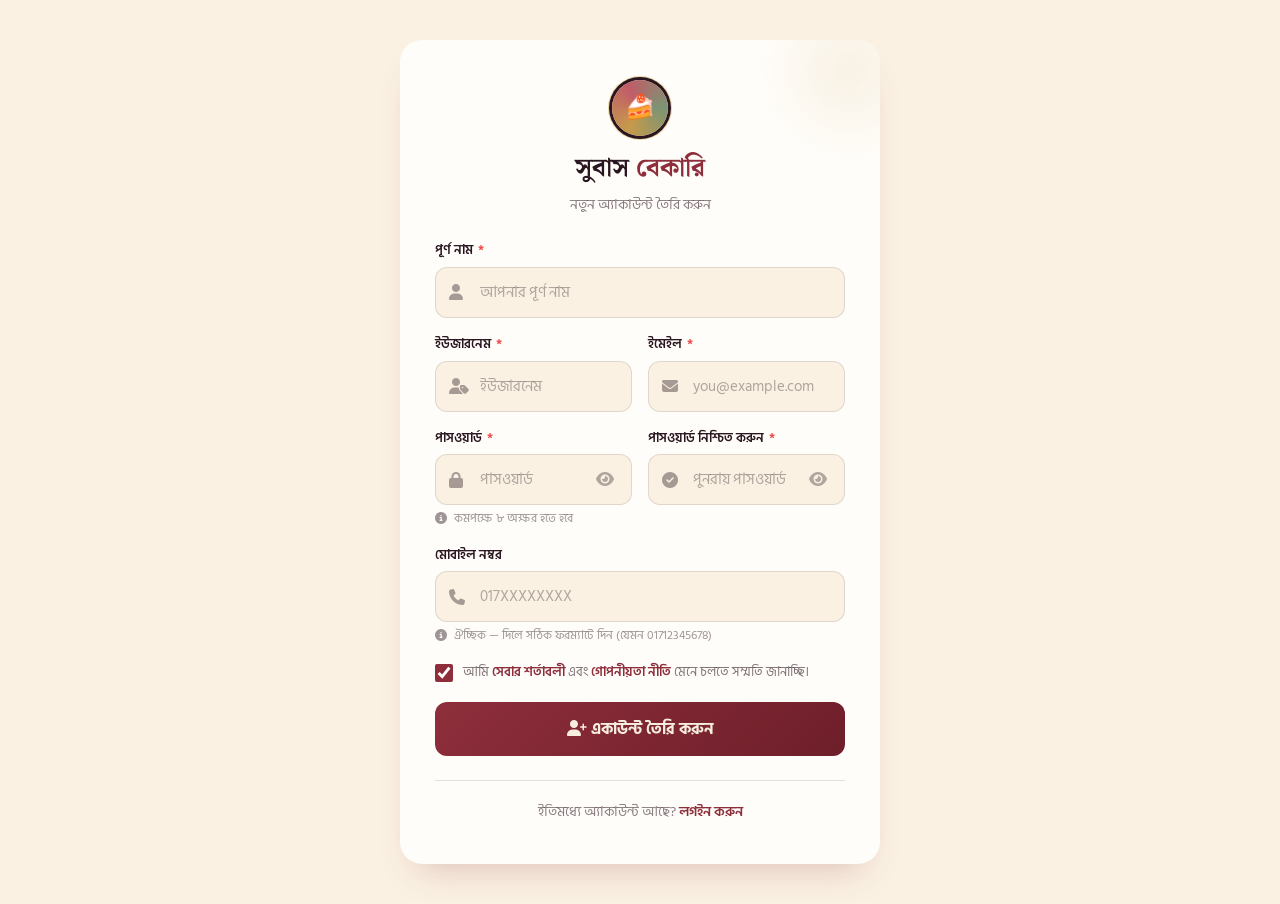
<file: frontend/register.html>
<!-- templates/auth/register.html -->

<!DOCTYPE html>
<html lang="bn">
<head>
    <meta charset="UTF-8">
    <meta name="viewport" content="width=device-width, initial-scale=1.0">
    <title>রেজিস্টার — সুবাস বেকারি</title>
    <link rel="preconnect" href="https://fonts.googleapis.com">
    <link rel="preconnect" href="https://fonts.gstatic.com" crossorigin>
    <link href="https://fonts.googleapis.com/css2?family=Noto+Serif+Bengali:wght@500;600;700&family=Hind+Siliguri:wght@400;500;600;700&family=JetBrains+Mono:wght@400;500;600&display=swap" rel="stylesheet">
    <link rel="stylesheet" href="https://cdnjs.cloudflare.com/ajax/libs/font-awesome/6.5.0/css/all.min.css">
    <style>
        /* ============================================
           RESET & BASE
        ============================================ */
        :root {
            --bg-dark: #2A1620;
            --bg-dark-2: #3B1E2A;
            --bg-cream: #FAF1E2;
            --surface: #FFFDF9;
            --berry: #8E2E3B;
            --berry-deep: #6E1F2A;
            --berry-light: #C15C68;
            --gold: #C79A4B;
            --gold-deep: #A9812F;
            --gold-soft: #EAD3A0;
            --pistachio: #7C9473;
            --text-dark: #2A1620;
            --text-light: #F8EEDF;
            --line: rgba(42, 22, 32, 0.12);
            --line-light: rgba(248, 238, 223, 0.16);
            --shadow: 0 18px 40px -20px rgba(42, 22, 32, 0.35);
            --shadow-warm: 0 20px 36px -18px rgba(142, 46, 59, 0.28);
            --radius-card: 22px;
            --transition: all 0.3s cubic-bezier(0.4, 0, 0.2, 1);
        }

        * {
            margin: 0;
            padding: 0;
            box-sizing: border-box;
        }

        body {
            font-family: 'Hind Siliguri', 'Noto Sans Bengali', sans-serif;
            background: var(--bg-cream);
            color: var(--text-dark);
            min-height: 100vh;
            display: flex;
            justify-content: center;
            align-items: center;
            padding: 20px;
            line-height: 1.6;
        }

        h1, h2, h3 {
            font-family: 'Noto Serif Bengali', serif;
            font-weight: 600;
            margin: 0;
        }

        a {
            color: inherit;
            text-decoration: none;
        }

        button {
            font-family: inherit;
            cursor: pointer;
            border: none;
            background: none;
        }

        /* ============================================
           AUTH CONTAINER
        ============================================ */
        .auth-container {
            max-width: 480px;
            width: 100%;
            background: var(--surface);
            border-radius: var(--radius-card);
            padding: 40px 35px;
            box-shadow: var(--shadow-warm);
            position: relative;
            overflow: hidden;
            margin: 20px 0;
        }

        .auth-container::before {
            content: "";
            position: absolute;
            top: -60px;
            right: -60px;
            width: 180px;
            height: 180px;
            border-radius: 50%;
            background: radial-gradient(circle, rgba(199, 154, 75, 0.12), transparent 70%);
            pointer-events: none;
        }

        .auth-container .scallop-top {
            position: relative;
        }
        .auth-container .scallop-top::before {
            content: "";
            position: absolute;
            top: -11px;
            left: 0;
            right: 0;
            height: 22px;
            background: radial-gradient(circle at 11px 11px, transparent 10.5px, var(--surface) 11px);
            background-size: 22px 22px;
            background-repeat: repeat-x;
        }

        /* ============================================
           LOGO
        ============================================ */
        .auth-logo {
            text-align: center;
            margin-bottom: 24px;
        }

        .auth-logo .brand-mark {
            width: 56px;
            height: 56px;
            border-radius: 50%;
            background: conic-gradient(from 210deg, var(--gold), var(--berry-light), var(--pistachio), var(--gold));
            display: inline-flex;
            align-items: center;
            justify-content: center;
            box-shadow: 0 0 0 3px var(--bg-dark), 0 0 0 4px var(--gold-soft);
            font-size: 24px;
            margin-bottom: 12px;
        }

        .auth-logo h1 {
            font-size: 26px;
            font-weight: 700;
            color: var(--bg-dark);
        }

        .auth-logo h1 span {
            color: var(--berry);
        }

        .auth-logo p {
            color: rgba(42, 22, 32, 0.55);
            font-size: 14px;
            margin-top: 4px;
        }

        /* ============================================
           ALERT
        ============================================ */
        .alert {
            padding: 12px 16px;
            border-radius: 12px;
            font-size: 14px;
            font-weight: 500;
            margin-bottom: 18px;
            display: none;
        }

        .alert.error {
            background: #fef2f2;
            color: #dc2626;
            border: 1px solid #fecaca;
            display: block;
        }

        .alert.success {
            background: #f0fdf4;
            color: #16a34a;
            border: 1px solid #bbf7d0;
            display: block;
        }

        .alert.info {
            background: #eff6ff;
            color: #2563eb;
            border: 1px solid #bfdbfe;
            display: block;
        }

        /* ============================================
           FORM
        ============================================ */
        .form-group {
            margin-bottom: 16px;
        }

        .form-group label {
            display: block;
            font-size: 13px;
            font-weight: 600;
            color: var(--text-dark);
            margin-bottom: 6px;
        }

        .form-group label .required {
            color: #ef4444;
            margin-left: 2px;
        }

        .form-group .input-wrapper {
            position: relative;
        }

        .form-group .input-wrapper .input-icon {
            position: absolute;
            left: 14px;
            top: 50%;
            transform: translateY(-50%);
            color: rgba(42, 22, 32, 0.4);
            font-size: 16px;
            transition: var(--transition);
        }

        .form-group .input-wrapper input {
            width: 100%;
            padding: 12px 16px 12px 44px;
            border: 1.5px solid var(--line);
            border-radius: 12px;
            font-size: 15px;
            font-family: inherit;
            color: var(--text-dark);
            background: var(--bg-cream);
            transition: var(--transition);
            outline: none;
        }

        .form-group .input-wrapper input:focus {
            border-color: var(--berry);
            background: var(--surface);
            box-shadow: 0 0 0 4px rgba(142, 46, 59, 0.08);
        }

        .form-group .input-wrapper input::placeholder {
            color: rgba(42, 22, 32, 0.35);
        }

        .form-group .input-wrapper .toggle-password {
            position: absolute;
            right: 14px;
            top: 50%;
            transform: translateY(-50%);
            background: none;
            border: none;
            color: rgba(42, 22, 32, 0.35);
            cursor: pointer;
            font-size: 16px;
            padding: 4px;
            transition: var(--transition);
        }

        .form-group .input-wrapper .toggle-password:hover {
            color: var(--text-dark);
        }

        .form-group .error-text {
            display: none;
            color: #dc2626;
            font-size: 13px;
            font-weight: 500;
            margin-top: 6px;
            padding-left: 4px;
        }

        .form-group .error-text.show {
            display: block;
        }

        .form-group input.is-invalid {
            border-color: #dc2626 !important;
            background: #fef2f2 !important;
            box-shadow: 0 0 0 4px rgba(220, 38, 38, 0.08) !important;
        }

        .form-group input.is-valid {
            border-color: var(--pistachio) !important;
            background: #f0fdf4 !important;
            box-shadow: 0 0 0 4px rgba(34, 197, 94, 0.08) !important;
        }

        .form-row {
            display: grid;
            grid-template-columns: 1fr 1fr;
            gap: 16px;
        }

        .form-group .helper-text {
            font-size: 12px;
            color: rgba(42, 22, 32, 0.45);
            margin-top: 4px;
        }

        .form-group .helper-text i {
            margin-right: 4px;
        }

        /* ============================================
           BUTTON
        ============================================ */
        .btn-submit {
            width: 100%;
            padding: 14px;
            background: linear-gradient(135deg, var(--berry) 0%, var(--berry-deep) 100%);
            color: var(--text-light);
            border: none;
            border-radius: 12px;
            font-size: 16px;
            font-weight: 700;
            cursor: pointer;
            transition: var(--transition);
            display: flex;
            align-items: center;
            justify-content: center;
            gap: 8px;
            font-family: inherit;
            margin-top: 8px;
        }

        .btn-submit:hover {
            transform: translateY(-2px);
            box-shadow: 0 12px 28px rgba(142, 46, 59, 0.35);
        }

        .btn-submit:disabled {
            opacity: 0.7;
            cursor: not-allowed;
            transform: none !important;
            box-shadow: none !important;
        }

        .btn-submit .spinner {
            display: none;
            width: 20px;
            height: 20px;
            border: 2px solid rgba(255, 255, 255, 0.3);
            border-top-color: #ffffff;
            border-radius: 50%;
            animation: spin 0.8s linear infinite;
        }

        .btn-submit.loading .spinner {
            display: inline-block;
        }

        .btn-submit.loading .btn-text {
            display: none;
        }

        @keyframes spin {
            to { transform: rotate(360deg); }
        }

        /* ============================================
           FOOTER
        ============================================ */
        .auth-footer {
            text-align: center;
            margin-top: 24px;
            padding-top: 20px;
            border-top: 1px solid var(--line);
        }

        .auth-footer p {
            color: rgba(42, 22, 32, 0.55);
            font-size: 14px;
        }

        .auth-footer a {
            color: var(--berry);
            font-weight: 600;
            transition: var(--transition);
        }

        .auth-footer a:hover {
            color: var(--berry-deep);
            text-decoration: underline;
        }

        /* ============================================
           TERMS
        ============================================ */
        .terms {
            display: flex;
            align-items: flex-start;
            gap: 10px;
            margin: 16px 0 20px;
            font-size: 13px;
            color: rgba(42, 22, 32, 0.6);
        }

        .terms input[type="checkbox"] {
            width: 18px;
            height: 18px;
            accent-color: var(--berry);
            margin-top: 2px;
            flex-shrink: 0;
            cursor: pointer;
        }

        .terms a {
            color: var(--berry);
            font-weight: 600;
        }

        .terms a:hover {
            text-decoration: underline;
        }

        /* ============================================
           RESPONSIVE
        ============================================ */
        @media (max-width: 500px) {
            .auth-container {
                padding: 28px 20px;
            }
            .form-row {
                grid-template-columns: 1fr;
                gap: 0;
            }
            .auth-logo h1 {
                font-size: 22px;
            }
            .btn-submit {
                font-size: 15px;
                padding: 12px;
            }
        }
    </style>
</head>
<body>

    <div class="auth-container scallop-top">

        <!-- Logo -->
        <div class="auth-logo">
            <div class="brand-mark">🍰</div>
            <h1>সুবাস <span>বেকারি</span></h1>
            <p>নতুন অ্যাকাউন্ট তৈরি করুন</p>
        </div>

        <!-- Alert -->
        <div id="alert" class="alert"></div>

        <!-- Register Form -->
        <form id="registerForm" novalidate>

            <!-- Full Name -->
            <div class="form-group">
                <label>পূর্ণ নাম <span class="required">*</span></label>
                <div class="input-wrapper">
                    <i class="fas fa-user input-icon"></i>
                    <input type="text" id="full_name" placeholder="আপনার পূর্ণ নাম" autocomplete="name">
                </div>
                <div class="error-text" id="fullNameError"></div>
            </div>

            <!-- Username & Email -->
            <div class="form-row">
                <div class="form-group">
                    <label>ইউজারনেম <span class="required">*</span></label>
                    <div class="input-wrapper">
                        <i class="fas fa-user-tag input-icon"></i>
                        <input type="text" id="username" placeholder="ইউজারনেম" autocomplete="username">
                    </div>
                    <div class="error-text" id="usernameError"></div>
                </div>
                <div class="form-group">
                    <label>ইমেইল <span class="required">*</span></label>
                    <div class="input-wrapper">
                        <i class="fas fa-envelope input-icon"></i>
                        <input type="email" id="email" placeholder="you@example.com" autocomplete="email">
                    </div>
                    <div class="error-text" id="emailError"></div>
                </div>
            </div>

            <!-- Password -->
            <div class="form-row">
                <div class="form-group">
                    <label>পাসওয়ার্ড <span class="required">*</span></label>
                    <div class="input-wrapper">
                        <i class="fas fa-lock input-icon"></i>
                        <input type="password" id="password" placeholder="পাসওয়ার্ড" autocomplete="new-password">
                        <button type="button" class="toggle-password" onclick="togglePassword('password', this)">
                            <i class="fas fa-eye"></i>
                        </button>
                    </div>
                    <div class="error-text" id="passwordError"></div>
                    <div class="helper-text"><i class="fas fa-info-circle"></i> কমপক্ষে ৮ অক্ষর হতে হবে</div>
                </div>
                <div class="form-group">
                    <label>পাসওয়ার্ড নিশ্চিত করুন <span class="required">*</span></label>
                    <div class="input-wrapper">
                        <i class="fas fa-check-circle input-icon"></i>
                        <input type="password" id="password2" placeholder="পুনরায় পাসওয়ার্ড" autocomplete="new-password">
                        <button type="button" class="toggle-password" onclick="togglePassword('password2', this)">
                            <i class="fas fa-eye"></i>
                        </button>
                    </div>
                    <div class="error-text" id="password2Error"></div>
                </div>
            </div>

            <!-- Phone -->
            <div class="form-group">
                <label>মোবাইল নম্বর</label>
                <div class="input-wrapper">
                    <i class="fas fa-phone input-icon"></i>
                    <input type="tel" id="phone" placeholder="017XXXXXXXX" autocomplete="tel">
                </div>
                <div class="error-text" id="phoneError"></div>
                <div class="helper-text"><i class="fas fa-info-circle"></i> ঐচ্ছিক — দিলে সঠিক ফরম্যাটে দিন (যেমন 01712345678)</div>
            </div>

            <!-- Terms -->
            <div class="terms">
                <input type="checkbox" id="terms" checked>
                <label for="terms">
                    আমি <a href="/terms/">সেবার শর্তাবলী</a> এবং <a href="/privacy/">গোপনীয়তা নীতি</a> মেনে চলতে সম্মতি জানাচ্ছি।
                </label>
            </div>

            <!-- Submit -->
            <button type="submit" class="btn-submit" id="submitBtn">
                <span class="spinner"></span>
                <span class="btn-text"><i class="fas fa-user-plus"></i> একাউন্ট তৈরি করুন</span>
            </button>

        </form>


        <!-- Footer -->
        <div class="auth-footer">
            <p>ইতিমধ্যে অ্যাকাউন্ট আছে? <a href="/login/">লগইন করুন</a></p>
        </div>

    </div>

    <script>
        // ============================================
        // DOM Elements
        // ============================================
        const form = document.getElementById('registerForm');
        const fullName = document.getElementById('full_name');
        const username = document.getElementById('username');
        const email = document.getElementById('email');
        const password = document.getElementById('password');
        const password2 = document.getElementById('password2');
        const phone = document.getElementById('phone');
        const terms = document.getElementById('terms');
        const submitBtn = document.getElementById('submitBtn');
        const alertEl = document.getElementById('alert');

        const fullNameError = document.getElementById('fullNameError');
        const usernameError = document.getElementById('usernameError');
        const emailError = document.getElementById('emailError');
        const passwordError = document.getElementById('passwordError');
        const password2Error = document.getElementById('password2Error');
        const phoneError = document.getElementById('phoneError');

        // Same pattern as the backend's RegexValidator on User.phone —
        // keep these two in sync if the backend pattern ever changes.
        const PHONE_REGEX = /^(?:(?:\+?88)?01[3-9]\d{8})$/;

        // ============================================
        // Toggle Password Visibility
        // ============================================
        function togglePassword(fieldId, btn) {
            const field = document.getElementById(fieldId);
            const type = field.getAttribute('type') === 'password' ? 'text' : 'password';
            field.setAttribute('type', type);
            const icon = btn.querySelector('i');
            icon.classList.toggle('fa-eye');
            icon.classList.toggle('fa-eye-slash');
        }

        // ============================================
        // Show Alert
        // ============================================
        function showAlert(message, type = 'error') {
            alertEl.textContent = message;
            alertEl.className = `alert ${type}`;
            alertEl.style.display = 'block';
            setTimeout(() => { alertEl.style.display = 'none'; }, 5000);
        }

        // ============================================
        // Clear Errors
        // ============================================
        function clearErrors() {
            document.querySelectorAll('.form-group input').forEach(input => {
                input.classList.remove('is-invalid', 'is-valid');
            });
            document.querySelectorAll('.error-text').forEach(el => {
                el.textContent = '';
                el.classList.remove('show');
            });
            alertEl.style.display = 'none';
        }

        // ============================================
        // Set Field Error
        // ============================================
        function setFieldError(field, errorEl, message) {
            field.classList.add('is-invalid');
            errorEl.textContent = message;
            errorEl.classList.add('show');
        }

        // ============================================
        // Validate Form
        // ============================================
        function validateForm() {
            let isValid = true;
            clearErrors();

            // Full Name
            if (!fullName.value.trim()) {
                setFieldError(fullName, fullNameError, 'পূর্ণ নাম প্রয়োজন');
                isValid = false;
            } else if (fullName.value.trim().length < 3) {
                setFieldError(fullName, fullNameError, 'নাম কমপক্ষে ৩ অক্ষর হতে হবে');
                isValid = false;
            } else {
                fullName.classList.add('is-valid');
            }

            // Username
            if (!username.value.trim()) {
                setFieldError(username, usernameError, 'ইউজারনেম প্রয়োজন');
                isValid = false;
            } else if (username.value.trim().length < 3) {
                setFieldError(username, usernameError, 'ইউজারনেম কমপক্ষে ৩ অক্ষর হতে হবে');
                isValid = false;
            } else {
                username.classList.add('is-valid');
            }

            // Email
            const emailRegex = /^[^\s@]+@[^\s@]+\.[^\s@]+$/;
            if (!email.value.trim()) {
                setFieldError(email, emailError, 'ইমেইল প্রয়োজন');
                isValid = false;
            } else if (!emailRegex.test(email.value.trim())) {
                setFieldError(email, emailError, 'সঠিক ইমেইল ঠিকানা দিন');
                isValid = false;
            } else {
                email.classList.add('is-valid');
            }

            // Password
            if (!password.value.trim()) {
                setFieldError(password, passwordError, 'পাসওয়ার্ড প্রয়োজন');
                isValid = false;
            } else if (password.value.trim().length < 8) {
                setFieldError(password, passwordError, 'পাসওয়ার্ড কমপক্ষে ৮ অক্ষর হতে হবে');
                isValid = false;
            } else {
                password.classList.add('is-valid');
            }

            // Confirm Password
            if (!password2.value.trim()) {
                setFieldError(password2, password2Error, 'পাসওয়ার্ড নিশ্চিত করুন');
                isValid = false;
            } else if (password.value.trim() !== password2.value.trim()) {
                setFieldError(password2, password2Error, 'পাসওয়ার্ড মিলছে না');
                isValid = false;
            } else {
                password2.classList.add('is-valid');
            }

            // Phone — OPTIONAL, but if the user typed something, it must
            // match the same pattern the backend enforces. This was
            // previously missing entirely, so an invalid number only got
            // caught after a round trip to the server.
            const phoneValue = phone.value.trim();
            if (phoneValue && !PHONE_REGEX.test(phoneValue)) {
                setFieldError(phone, phoneError, 'সঠিক মোবাইল নম্বর দিন। (যেমন: 01712345678 অথবা +8801712345678)');
                isValid = false;
            } else if (phoneValue) {
                phone.classList.add('is-valid');
            }

            // Terms
            if (!terms.checked) {
                showAlert('সেবার শর্তাবলী মেনে চলতে সম্মতি দিন', 'error');
                isValid = false;
            }

            return isValid;
        }

        // ============================================
        // Get CSRF Token
        // ============================================
        function getCookie(name) {
            let value = null;
            if (document.cookie && document.cookie !== '') {
                document.cookie.split(';').forEach(c => {
                    const trimmed = c.trim();
                    if (trimmed.startsWith(name + '=')) {
                        value = decodeURIComponent(trimmed.substring(name.length + 1));
                    }
                });
            }
            return value;
        }

        // ============================================
        // Split "পূর্ণ নাম" into first_name / last_name —
        // the backend serializer has no `full_name` input field
        // (it's a read-only computed property), so sending
        // `full_name` directly was silently dropped and the
        // user's name never got saved.
        // ============================================
        function splitFullName(value) {
            const parts = value.trim().split(/\s+/);
            const first_name = parts.shift() || '';
            const last_name = parts.join(' ');
            return { first_name, last_name };
        }

        // ============================================
        // Handle Registration
        // ============================================
        async function handleRegister(e) {
            e.preventDefault();

            if (!validateForm()) return;

            submitBtn.disabled = true;
            submitBtn.classList.add('loading');

            const { first_name, last_name } = splitFullName(fullName.value);

            try {
                const response = await fetch('/api/auth/register/', {
                    method: 'POST',
                    headers: {
                        'Content-Type': 'application/json',
                        'X-CSRFToken': getCookie('csrftoken'),
                    },
                    body: JSON.stringify({
                        first_name,
                        last_name,
                        username: username.value.trim(),
                        email: email.value.trim(),
                        password: password.value.trim(),
                        password2: password2.value.trim(),
                        phone: phone.value.trim(),
                    }),
                });

                const data = await response.json();

                if (response.status === 201 && data.success) {
                    localStorage.setItem('access_token', data.data.access);
                    localStorage.setItem('refresh_token', data.data.refresh);
                    localStorage.setItem('user', JSON.stringify({
                        id: data.data.user_id,
                        username: data.data.username,
                        email: data.data.email,
                        full_name: `${first_name} ${last_name}`.trim() || data.data.username,
                        is_email_verified: data.data.is_email_verified,
                    }));

                    showAlert(data.message || 'অ্যাকাউন্ট তৈরি সফল! ইমেইল ভেরিফাই করুন।', 'success');
                    // ✅ Redirect to Verify Email page
    setTimeout(() => { 
        window.location.href = `/redirect_verify/?email=${encodeURIComponent(data.data.email)}`;
    }, 1500);

                } else {
                    if (data.errors) {
                        const fieldMapping = {
                            'first_name': { field: fullName, errorEl: fullNameError },
                            'username': { field: username, errorEl: usernameError },
                            'email': { field: email, errorEl: emailError },
                            'password': { field: password, errorEl: passwordError },
                            'password2': { field: password2, errorEl: password2Error },
                            'phone': { field: phone, errorEl: phoneError },
                        };

                        let hasError = false;
                        for (const [key, mapping] of Object.entries(fieldMapping)) {
                            if (data.errors[key]) {
                                const messages = Array.isArray(data.errors[key]) ? data.errors[key].join(', ') : data.errors[key];
                                setFieldError(mapping.field, mapping.errorEl, messages);
                                hasError = true;
                            }
                        }

                        if (!hasError && data.message) {
                            showAlert(data.message, 'error');
                        }
                    } else {
                        showAlert(data.message || 'রেজিস্ট্রেশন ব্যর্থ হয়েছে। আবার চেষ্টা করুন।', 'error');
                    }
                }
            } catch (error) {
                console.error('Registration error:', error);
                showAlert('নেটওয়ার্ক সমস্যা। আপনার সংযোগ চেক করুন।', 'error');
            } finally {
                submitBtn.disabled = false;
                submitBtn.classList.remove('loading');
            }
        }

        // ============================================
        // Check if already logged in
        // ============================================
        function checkAuth() {
            const token = localStorage.getItem('access_token');
            if (token) {
                window.location.href = '/';
            }
        }

        // ============================================
        // Real-time validation on input
        // ============================================
        document.querySelectorAll('.form-group input').forEach(input => {
            input.addEventListener('input', function() {
                if (this.value.trim()) {
                    this.classList.remove('is-invalid');
                    this.classList.add('is-valid');
                    const errorEl = this.closest('.form-group').querySelector('.error-text');
                    if (errorEl) {
                        errorEl.classList.remove('show');
                        errorEl.textContent = '';
                    }
                }
            });
        });

        // Re-check phone specifically on blur, since "has some text" isn't
        // the same as "matches the required format".
        phone.addEventListener('blur', function() {
            const value = this.value.trim();
            if (value && !PHONE_REGEX.test(value)) {
                setFieldError(phone, phoneError, 'সঠিক মোবাইল নম্বর দিন। (যেমন: 01712345678 অথবা +8801712345678)');
            }
        });

        // ============================================
        // Event Listeners
        // ============================================
        form.addEventListener('submit', handleRegister);

        // ============================================
        // Init
        // ============================================
        document.addEventListener('DOMContentLoaded', checkAuth);
    </script>

</body>
</html>
</file>
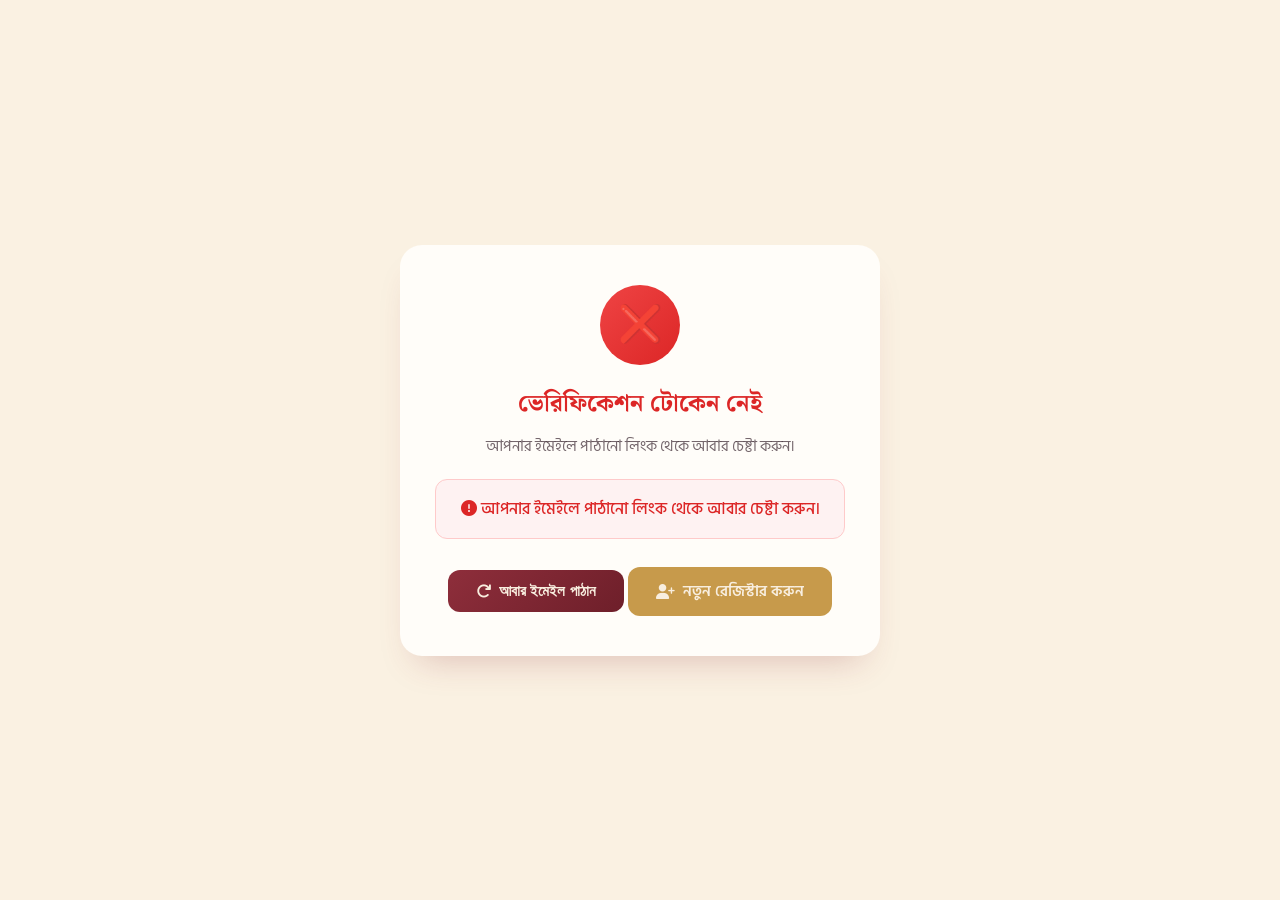
<file: frontend/verify-email.html>
<!DOCTYPE html>
<html lang="bn">
<head>
    <meta charset="UTF-8">
    <meta name="viewport" content="width=device-width, initial-scale=1.0">
    <title>ইমেইল ভেরিফিকেশন — সুবাস বেকারি</title>
    <link rel="preconnect" href="https://fonts.googleapis.com">
    <link rel="preconnect" href="https://fonts.gstatic.com" crossorigin>
    <link href="https://fonts.googleapis.com/css2?family=Noto+Serif+Bengali:wght@500;600;700&family=Hind+Siliguri:wght@400;500;600;700&display=swap" rel="stylesheet">
    <link rel="stylesheet" href="https://cdnjs.cloudflare.com/ajax/libs/font-awesome/6.5.0/css/all.min.css">
    <style>
        :root {
            --bg-dark: #2A1620;
            --bg-cream: #FAF1E2;
            --surface: #FFFDF9;
            --berry: #8E2E3B;
            --berry-deep: #6E1F2A;
            --gold: #C79A4B;
            --gold-soft: #EAD3A0;
            --pistachio: #7C9473;
            --text-dark: #2A1620;
            --text-light: #F8EEDF;
            --line: rgba(42, 22, 32, 0.12);
            --shadow-warm: 0 20px 36px -18px rgba(142, 46, 59, 0.28);
        }

        * {
            margin: 0;
            padding: 0;
            box-sizing: border-box;
        }

        body {
            font-family: 'Hind Siliguri', sans-serif;
            background: var(--bg-cream);
            color: var(--text-dark);
            min-height: 100vh;
            display: flex;
            justify-content: center;
            align-items: center;
            padding: 20px;
        }

        .verify-container {
            max-width: 480px;
            width: 100%;
            background: var(--surface);
            border-radius: 22px;
            padding: 40px 35px;
            box-shadow: var(--shadow-warm);
            text-align: center;
        }

        .verify-icon {
            width: 80px;
            height: 80px;
            border-radius: 50%;
            background: linear-gradient(135deg, var(--gold), var(--berry));
            display: inline-flex;
            align-items: center;
            justify-content: center;
            font-size: 36px;
            margin-bottom: 20px;
            animation: pulse 1.5s ease-in-out infinite;
        }

        @keyframes pulse {
            0%, 100% { transform: scale(1); }
            50% { transform: scale(1.05); }
        }

        h1 {
            font-family: 'Noto Serif Bengali', serif;
            font-size: 24px;
            color: var(--bg-dark);
            margin-bottom: 12px;
        }

        p {
            color: rgba(42, 22, 32, 0.65);
            font-size: 15px;
            line-height: 1.6;
            margin-bottom: 20px;
        }

        .spinner {
            width: 40px;
            height: 40px;
            border: 4px solid rgba(142, 46, 59, 0.15);
            border-top-color: var(--berry);
            border-radius: 50%;
            animation: spin 0.8s linear infinite;
            margin: 20px auto;
        }

        @keyframes spin {
            to { transform: rotate(360deg); }
        }

        .btn {
            display: inline-flex;
            align-items: center;
            gap: 8px;
            padding: 12px 28px;
            border-radius: 12px;
            font-size: 15px;
            font-weight: 600;
            border: none;
            cursor: pointer;
            transition: all 0.3s ease;
            text-decoration: none;
            margin-top: 12px;
        }

        .btn-primary {
            background: linear-gradient(135deg, var(--berry), var(--berry-deep));
            color: var(--text-light);
        }

        .btn-primary:hover {
            transform: translateY(-2px);
            box-shadow: 0 12px 28px rgba(142, 46, 59, 0.35);
        }

        .status-box {
            padding: 16px;
            border-radius: 12px;
            margin: 16px 0;
            font-weight: 500;
            display: none;
        }

        .status-box.success {
            background: #f0fdf4;
            color: #16a34a;
            border: 1px solid #bbf7d0;
            display: block;
        }

        .status-box.error {
            background: #fef2f2;
            color: #dc2626;
            border: 1px solid #fecaca;
            display: block;
        }

        .token-info {
            background: var(--bg-cream);
            border: 1px dashed var(--line);
            border-radius: 10px;
            padding: 12px;
            font-family: monospace;
            font-size: 12px;
            word-break: break-all;
            color: rgba(42, 22, 32, 0.6);
            margin: 16px 0;
        }
    </style>
</head>
<body>

    <div class="verify-container">

        <!-- Icon -->
        <div class="verify-icon" id="icon">📧</div>

        <!-- Title -->
        <h1 id="title">ইমেইল ভেরিফিকেশন</h1>

        <!-- Message -->
        <p id="message">আপনার ইমেইল ভেরিফাই করা হচ্ছে, অনুগ্রহ করে অপেক্ষা করুন...</p>

        <!-- Token Info (Debug) -->
        <div class="token-info" id="tokenInfo" style="display:none;">
            Token: <span id="tokenValue"></span>
        </div>

        <!-- Spinner -->
        <div class="spinner" id="spinner"></div>

        <!-- Status Box -->
        <div class="status-box" id="statusBox"></div>

        <!-- Actions -->
        <div id="actions" style="display:none;">
            <a href="/login/" class="btn btn-primary" id="loginBtn">
                <i class="fas fa-sign-in-alt"></i> লগইন করুন
            </a>
            <a href="/products/" class="btn btn-primary" id="shopBtn" style="background: var(--gold);">
                <i class="fas fa-shopping-bag"></i> শপিং শুরু করুন
            </a>
        </div>

        <div id="retryActions" style="display:none; margin-top:16px;">
            <button onclick="resendVerification()" class="btn btn-primary">
                <i class="fas fa-redo"></i> আবার ইমেইল পাঠান
            </button>
            <a href="/register/" class="btn btn-primary" style="background: var(--gold);">
                <i class="fas fa-user-plus"></i> নতুন রেজিস্টার করুন
            </a>
        </div>

    </div>

    <script>
        // ============================================
        // Config
        // ============================================
        const API_BASE = '';

        // Get token from URL
        const urlParams = new URLSearchParams(window.location.search);
        const token = urlParams.get('token');

        // Elements
        const icon = document.getElementById('icon');
        const title = document.getElementById('title');
        const message = document.getElementById('message');
        const spinner = document.getElementById('spinner');
        const statusBox = document.getElementById('statusBox');
        const actions = document.getElementById('actions');
        const retryActions = document.getElementById('retryActions');
        const tokenInfo = document.getElementById('tokenInfo');
        const tokenValue = document.getElementById('tokenValue');

        // ============================================
        // Verify Email
        // ============================================
        async function verifyEmail() {
            // Check token
            if (!token) {
                showError('❌', 'ভেরিফিকেশন টোকেন নেই', 
                    'আপনার ইমেইলে পাঠানো লিংক থেকে আবার চেষ্টা করুন।');
                return;
            }

            // Show token (debug)
            tokenInfo.style.display = 'block';
            tokenValue.textContent = token;

            try {
                console.log('🔍 Verifying token:', token);

                const response = await fetch('/api/auth/verify-email/', {
                    method: 'POST',
                    headers: {
                        'Content-Type': 'application/json',
                    },
                    body: JSON.stringify({ token: token })
                });

                const data = await response.json();
                console.log('📦 Response:', data);

                if (response.ok && data.success) {
                    // ✅ Success
                    showSuccess(data);
                } else {
                    // ❌ Error
                    const errorMessage = data.message || 
                                       (data.errors && data.errors.token ? data.errors.token[0] : 'ভেরিফিকেশন ব্যর্থ হয়েছে');
                    showError('❌', 'ভেরিফিকেশন ব্যর্থ', errorMessage);
                }

            } catch (error) {
                console.error('❌ Error:', error);
                showError('⚠️', 'সার্ভার সমস্যা', 
                    'সার্ভারে সংযোগ করা যাচ্ছে না। আবার চেষ্টা করুন।');
            }
        }

        // ============================================
        // Show Success
        // ============================================
        function showSuccess(data) {
            icon.textContent = '✅';
            icon.style.background = 'linear-gradient(135deg, #22c55e, #16a34a)';
            title.textContent = 'ইমেইল ভেরিফাইড!';
            title.style.color = '#16a34a';
            message.textContent = data.message || 'আপনার ইমেইল সফলভাবে ভেরিফাই করা হয়েছে। এখন লগইন করতে পারেন।';
            spinner.style.display = 'none';
            
            statusBox.className = 'status-box success';
            statusBox.innerHTML = `
                <i class="fas fa-check-circle"></i> 
                স্বাগতম! আপনার অ্যাকাউন্ট সক্রিয় হয়েছে।
            `;

            actions.style.display = 'block';
            tokenInfo.style.display = 'none';

            // Auto redirect after 5 seconds
            setTimeout(() => {
                window.location.href = '/login/';
            }, 5000);
        }

        // ============================================
        // Show Error
        // ============================================
        function showError(iconText, titleText, messageText) {
            icon.textContent = iconText;
            icon.style.background = 'linear-gradient(135deg, #ef4444, #dc2626)';
            title.textContent = titleText;
            title.style.color = '#dc2626';
            message.textContent = messageText;
            spinner.style.display = 'none';

            statusBox.className = 'status-box error';
            statusBox.innerHTML = `
                <i class="fas fa-exclamation-circle"></i> 
                ${messageText}
            `;

            retryActions.style.display = 'block';
        }

        // ============================================
        // Resend Verification
        // ============================================
        async function resendVerification() {
            const email = prompt('আপনার ইমেইল দিন:');
            if (!email) return;

            try {
                const response = await fetch('/api/auth/resend-verification/', {
                    method: 'POST',
                    headers: {
                        'Content-Type': 'application/json',
                    },
                    body: JSON.stringify({ email: email })
                });

                const data = await response.json();

                if (data.success) {
                    alert('✅ ' + (data.message || 'ভেরিফিকেশন ইমেইল পাঠানো হয়েছে!'));
                } else {
                    alert('❌ ' + (data.message || 'ভেরিফিকেশন ইমেইল পাঠানো যায়নি।'));
                }
            } catch (error) {
                alert('❌ সার্ভার সমস্যা। আবার চেষ্টা করুন।');
            }
        }

        // ============================================
        // Init
        // ============================================
        document.addEventListener('DOMContentLoaded', () => {
            verifyEmail();
        });
    </script>

</body>
</html>
</file>
